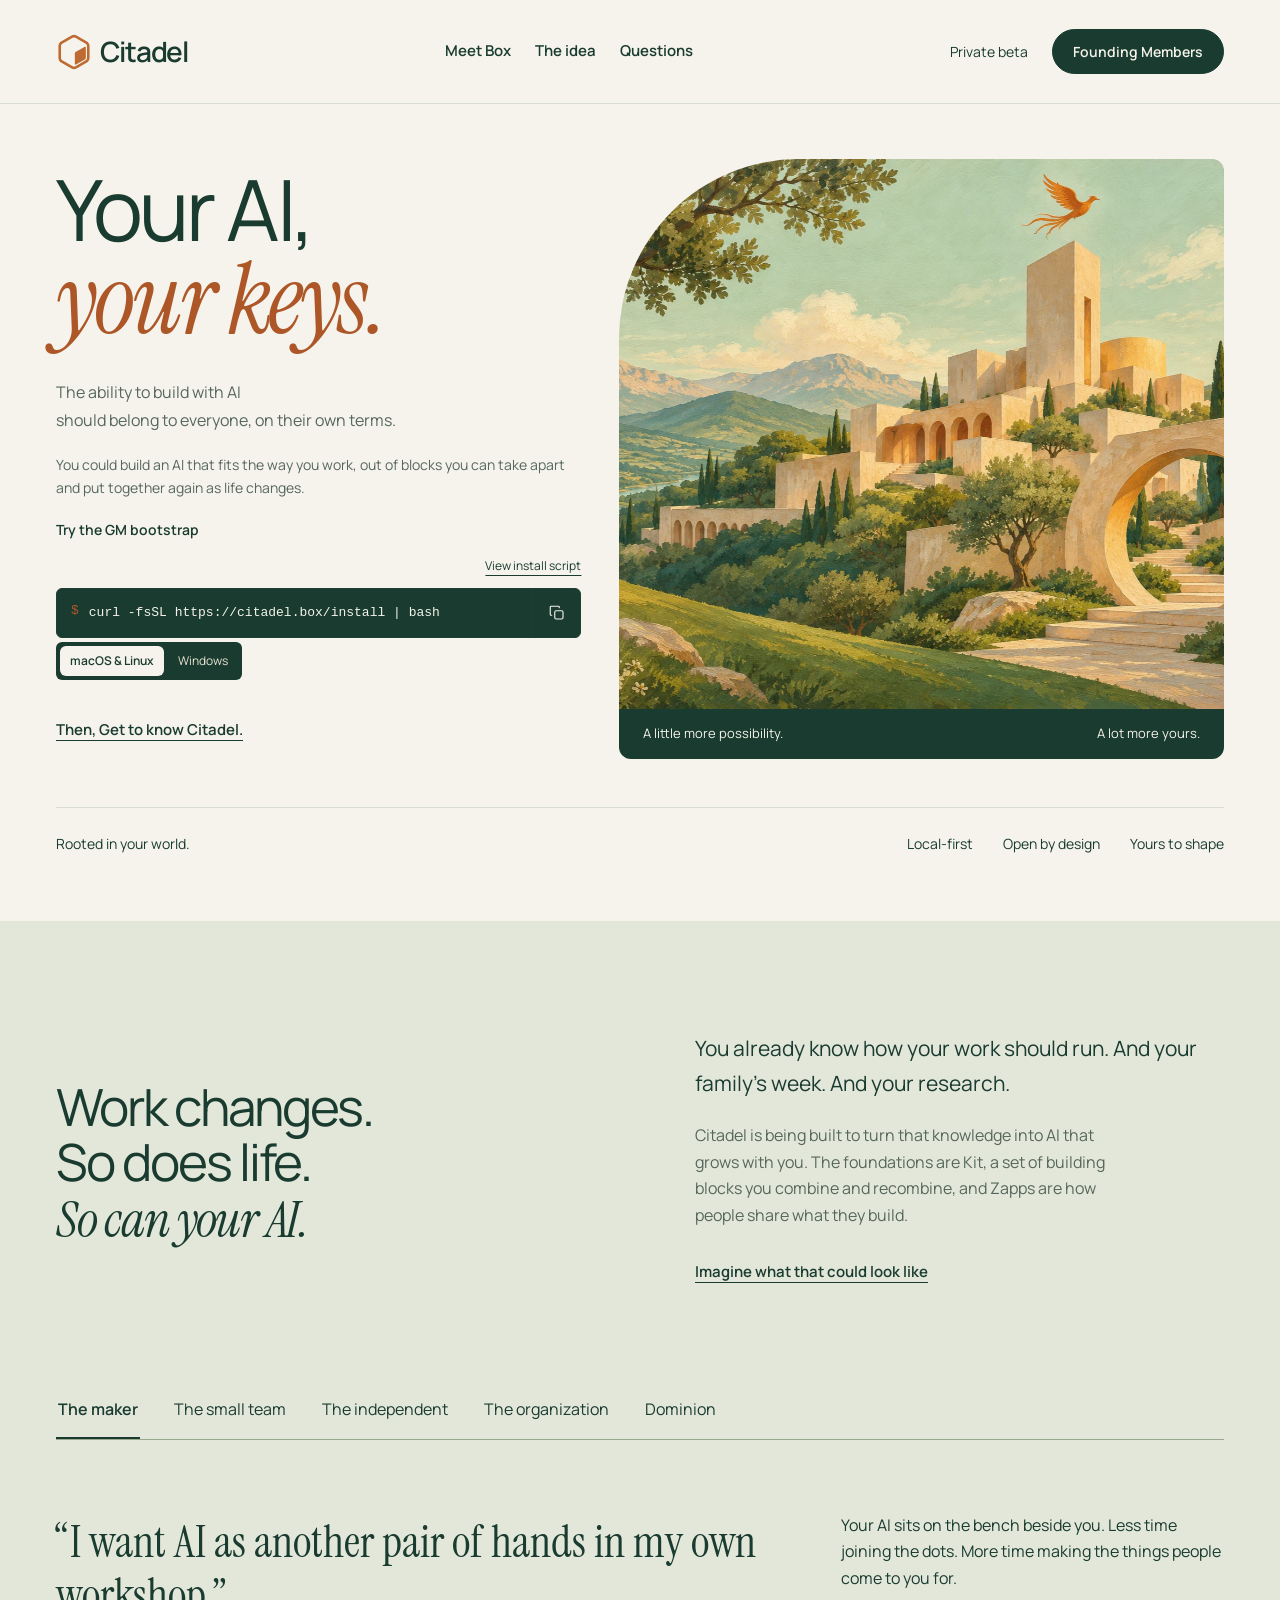
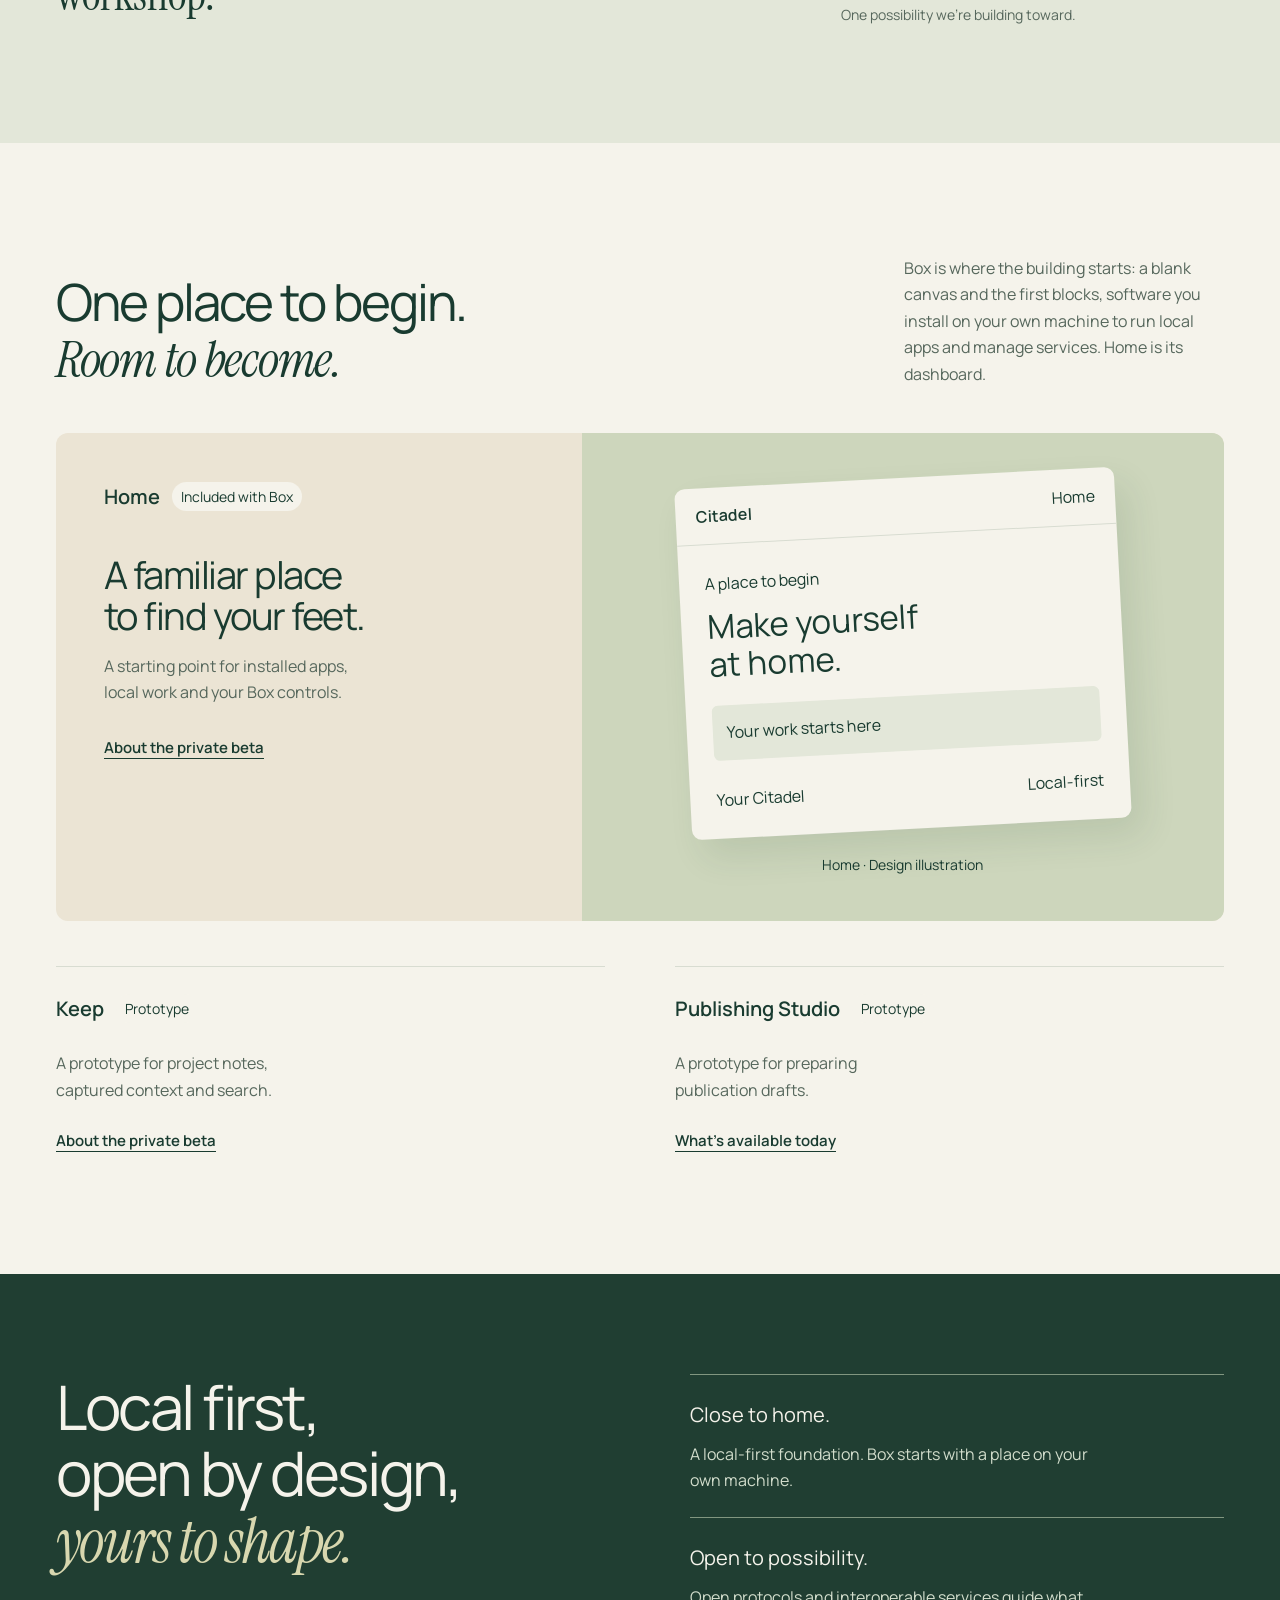
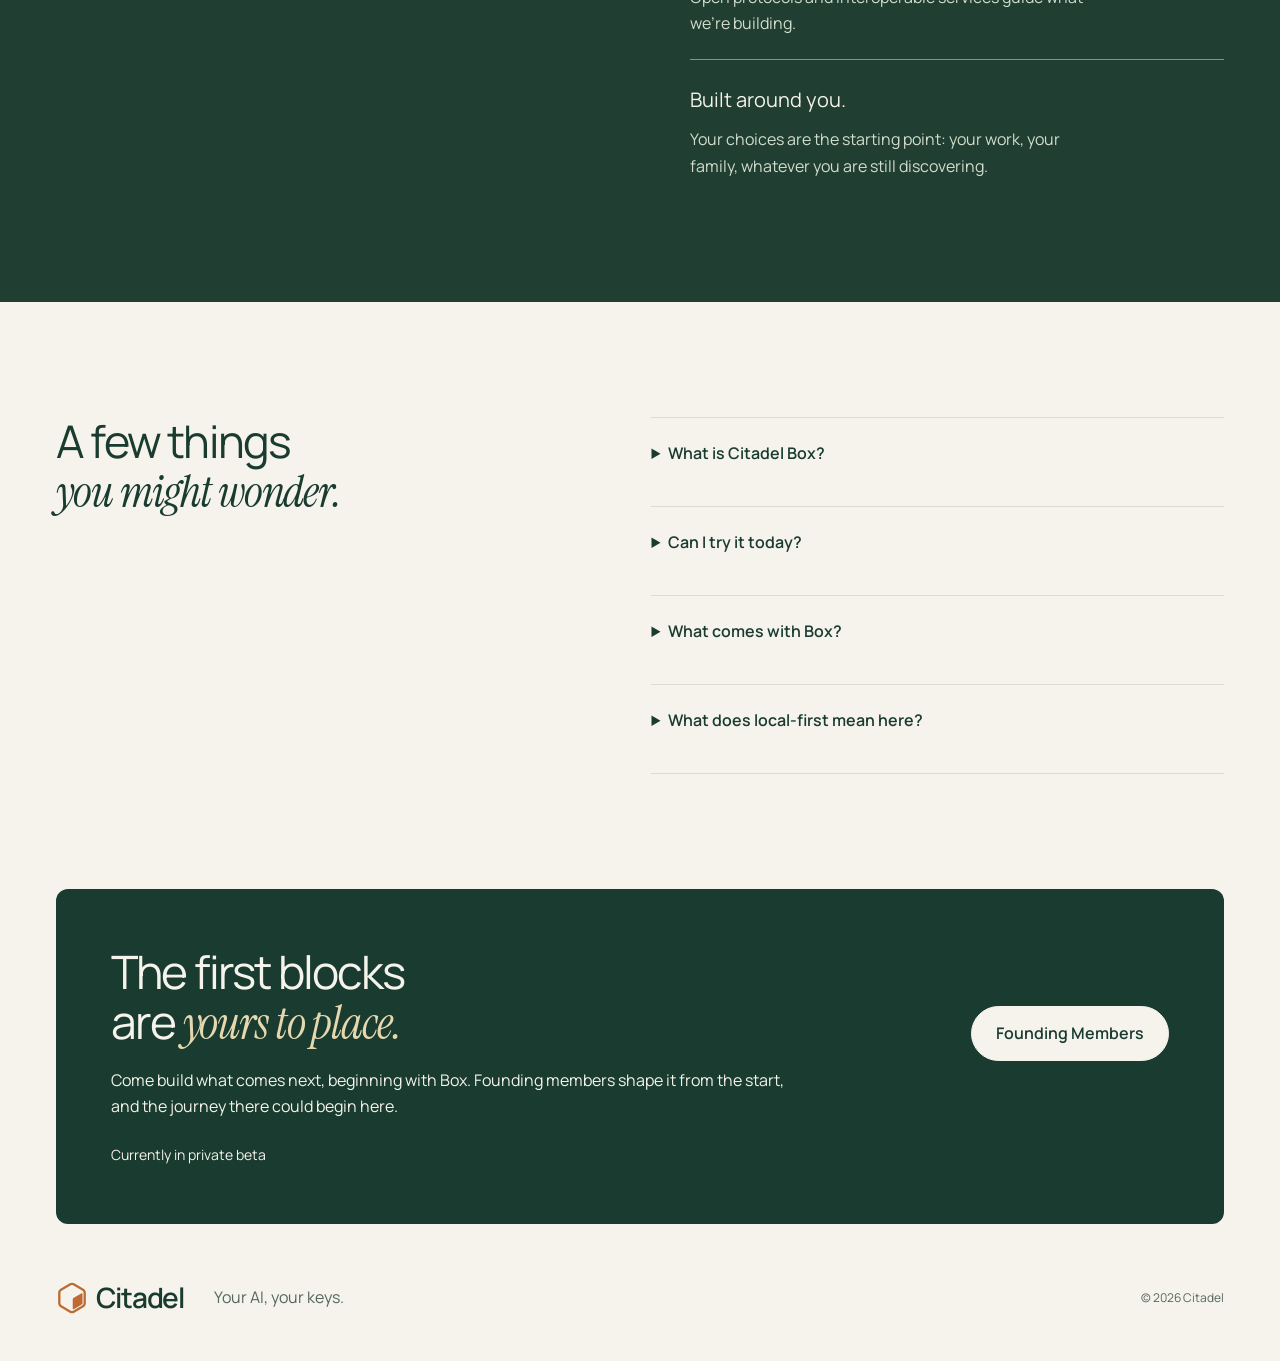
<file: index.html>
<!DOCTYPE html>
<html lang="en">
<head>
  <meta charset="utf-8">
  <meta name="viewport" content="width=device-width, initial-scale=1">
  <title>Citadel — Your AI, your keys.</title>
  <meta name="theme-color" content="#f5f3eb">
  <meta name="description" content="Your AI, your keys. Meet Citadel Box, currently in private beta.">
  <link rel="icon" href="/assets/mark.svg" type="image/svg+xml">
  <link rel="manifest" href="/manifest.webmanifest">
  <link rel="preload" href="/assets/manrope-regular.ttf" as="font" type="font/ttf" crossorigin>
  <link rel="stylesheet" href="/app.css">
</head>
<body>
  <a class="skip-link" href="#main">Skip to content</a>
  <header class="site-header">
    <a class="brand" href="/" aria-label="Citadel home"><img src="/assets/mark.svg" alt="" width="36" height="36"><span>Citadel</span></a>
    <nav class="desktop-nav" aria-label="Main navigation"><a href="#box">Meet Box</a><a href="#idea">The idea</a><a href="#questions">Questions</a></nav>
    <div class="nav-end"><span class="beta-status">Private beta</span><a class="button small" href="/portal/">Founding Members</a><button id="menu-toggle" class="menu-toggle" type="button" aria-expanded="false" aria-controls="mobile-nav">Menu</button></div>
    <nav id="mobile-nav" class="mobile-nav" aria-label="Mobile navigation" hidden><a href="#box">Meet Box</a><a href="#idea">The idea</a><a href="#questions">Questions</a><a href="/portal/">Founding Members</a></nav>
  </header>
  <main id="main" tabindex="-1">
    <section class="hero page-width" aria-labelledby="hero-title">
      <div class="hero-copy"><h1 id="hero-title">Your AI,<br><em>your keys.</em></h1><p>The ability to build with AI<br>should belong to everyone, on their own terms.</p><p class="hero-note">You could build an AI that fits the way you work, out of blocks you can take apart and put together again as life changes.</p><div class="bootstrap" aria-labelledby="bootstrap-heading"><h2 id="bootstrap-heading">Try the GM bootstrap</h2><p class="bootstrap-script"><a id="install-script" href="https://citadel.box/install">View install script</a></p><div id="bootstrap-command-panel" class="bootstrap-bar" role="tabpanel" aria-labelledby="bootstrap-os-unix"><span id="install-prompt" class="bootstrap-prompt" aria-hidden="true">$</span><pre class="bootstrap-command" tabindex="0"><code id="install-command">curl -fsSL https://citadel.box/install | bash</code></pre><button id="copy-install" type="button" aria-label="Copy the GM command" aria-describedby="copy-install-status"><svg viewBox="0 0 24 24" aria-hidden="true"><g class="copy-icon"><rect x="9" y="9" width="11" height="11" rx="2"/><path d="M5 15H4a1 1 0 0 1-1-1V4a1 1 0 0 1 1-1h10a1 1 0 0 1 1 1v1"/></g><path class="copy-check" d="m5 12 4 4L19 6"/></svg></button></div><div class="bootstrap-toolbar"><div class="bootstrap-platforms" role="tablist" aria-label="Install command platform"><button id="bootstrap-os-unix" type="button" role="tab" aria-selected="true" aria-controls="bootstrap-command-panel" tabindex="0">macOS &amp; Linux</button><button id="bootstrap-os-windows" type="button" role="tab" aria-selected="false" aria-controls="bootstrap-command-panel" aria-disabled="true" tabindex="-1" disabled title="Windows command is not configured in this preview">Windows</button></div></div><p id="copy-install-status" class="visually-hidden" role="status" aria-live="polite"></p></div><a class="text-link" href="#box">Then, Get to know Citadel.</a></div>
      <figure class="hero-art"><img src="/assets/citadel-landscape.webp" width="1536" height="1024" alt="A sunlit stone citadel in a green valley, with an open gateway and an amber phoenix overhead" fetchpriority="high"><figcaption><span>A little more possibility.</span><span>A lot more yours.</span></figcaption></figure>
    </section>
    <div class="ground-line page-width"><span>Rooted in your world.</span><div><span>Local-first</span><span>Open by design</span><span>Yours to shape</span></div></div>
    <section class="idea-section" id="idea" aria-labelledby="idea-title">
      <div class="page-width idea-intro"><h2 id="idea-title">Work changes.<br>So does life.<br><em>So can your AI.</em></h2><div><p class="large-copy">You already know how your work should run. And your family’s week. And your research.</p><p>Citadel is being built to turn that knowledge into AI that grows with you. The foundations are Kit, a set of building blocks you combine and recombine, and Zapps are how people share what they build.</p><a class="text-link" href="#possibilities">Imagine what that could look like</a></div></div>
      <div class="page-width scenario" id="possibilities">
        <div class="scenario-tabs" role="tablist" aria-label="Ways of working"><button type="button" role="tab" aria-selected="true" aria-controls="scenario-panel" id="tab-maker" data-scenario="maker" tabindex="0">The maker</button><button type="button" role="tab" aria-selected="false" aria-controls="scenario-panel" id="tab-team" data-scenario="team" tabindex="-1">The small team</button><button type="button" role="tab" aria-selected="false" aria-controls="scenario-panel" id="tab-independent" data-scenario="independent" tabindex="-1">The independent</button><button type="button" role="tab" aria-selected="false" aria-controls="scenario-panel" id="tab-organization" data-scenario="organization" tabindex="-1">The organization</button><button type="button" role="tab" aria-selected="false" aria-controls="scenario-panel" id="tab-dominion" data-scenario="dominion" tabindex="-1">Dominion</button></div>
        <div class="scenario-content" id="scenario-panel" role="tabpanel" aria-labelledby="tab-maker" tabindex="0"><blockquote id="scenario-quote">“I want AI as another pair of hands in my own workshop.”</blockquote><div class="scenario-description"><p id="scenario-text">Your AI sits on the bench beside you. Less time joining the dots. More time making the things people come to you for.</p><small>One possibility we’re building toward.</small></div></div>
      </div>
    </section>
    <section class="box-section page-width" id="box" aria-labelledby="box-title">
      <div class="section-heading"><h2 id="box-title">One place to begin.<br><em>Room to become.</em></h2><p>Box is where the building starts: a blank canvas and the first blocks, software you install on your own machine to run local apps and manage services. Home is its dashboard.</p></div>
      <article class="home-feature"><div class="home-copy"><div class="product-name"><h3>Home</h3><span>Included with Box</span></div><h4>A familiar place<br>to find your feet.</h4><p>A starting point for installed apps,<br>local work and your Box controls.</p><a class="text-link" href="#questions">About the private beta</a></div><div class="home-preview" role="img" aria-label="Home dashboard design illustration, not an active dashboard"><div class="preview-window" aria-hidden="true"><div class="window-header"><span class="mini-brand">Citadel</span><span>Home</span></div><div class="window-body"><span>A place to begin</span><h5>Make yourself<br>at home.</h5><div class="preview-search">Your work starts here</div><div class="preview-bottom"><span>Your Citadel</span><span>Local-first</span></div></div></div><span class="preview-caption">Home · Design illustration</span></div></article>
      <div class="future-products"><article><div class="product-name"><h3>Keep</h3><span>Prototype</span></div><p>A prototype for project notes,<br>captured context and search.</p><a class="text-link" href="#questions">About the private beta</a></article><article><div class="product-name"><h3>Publishing Studio</h3><span>Prototype</span></div><p>A prototype for preparing<br>publication drafts.</p><a class="text-link" href="#questions">What’s available today</a></article></div>
    </section>
    <section class="principles-section"><div class="page-width principles-layout"><h2>Local first,<br>open by design,<br><em>yours to shape.</em></h2><div class="principles"><article><h3>Close to home.</h3><p>A local-first foundation. Box starts with a place on your own machine.</p></article><article><h3>Open to possibility.</h3><p>Open protocols and interoperable services guide what we’re building.</p></article><article><h3>Built around you.</h3><p>Your choices are the starting point: your work, your family, whatever you are still discovering.</p></article></div></div></section>
    <section class="questions-section page-width" id="questions" aria-labelledby="questions-title"><h2 id="questions-title">A few things<br><em>you might wonder.</em></h2><div class="faq-list"><details><summary>What is Citadel Box?</summary><p>Box is the software you install and run on your own machine. Home is its dashboard.</p></details><details><summary>Can I try it today?</summary><p>Box is in an invite-only private beta. GitHub invitations are personal; Citadel does not manage the access list. Google access follows the approved domain. This command runs a GM bootstrap. It does not install Box, does not start sign-in, and does not access a private payload. The Box download stays protected.</p><a class="text-link" href="/portal/">Member portal</a></details><details><summary>What comes with Box?</summary><p>Home is bundled with Box. Keep and Publishing Studio are early prototypes: Keep is for project notes, captured context and search; Publishing Studio is for preparing publication drafts. They are not finished products.</p></details><details><summary>What does local-first mean here?</summary><p>Box starts on your own machine. Citadel is being built around open protocols and services that can work together, with the aim of giving you more choice about where your software runs.</p></details></div></section>
    <section class="closing-section page-width"><div><h2>The first blocks<br>are <em>yours to place.</em></h2><p>Come build what comes next, beginning with Box. Founding members shape it from the start, and the journey there could begin here.</p></div><a class="button light" href="/portal/">Founding Members</a><span class="closing-beta">Currently in private beta</span></section>
  </main>
  <footer class="site-footer page-width"><a class="brand" href="/" aria-label="Citadel home"><img src="/assets/mark.svg" alt="" width="32" height="32"><span>Citadel</span></a><p>Your AI, your keys.</p><span class="footer-copyright">© 2026 Citadel</span></footer>
  <script src="/app.js"></script>
</body>
</html>
</file>
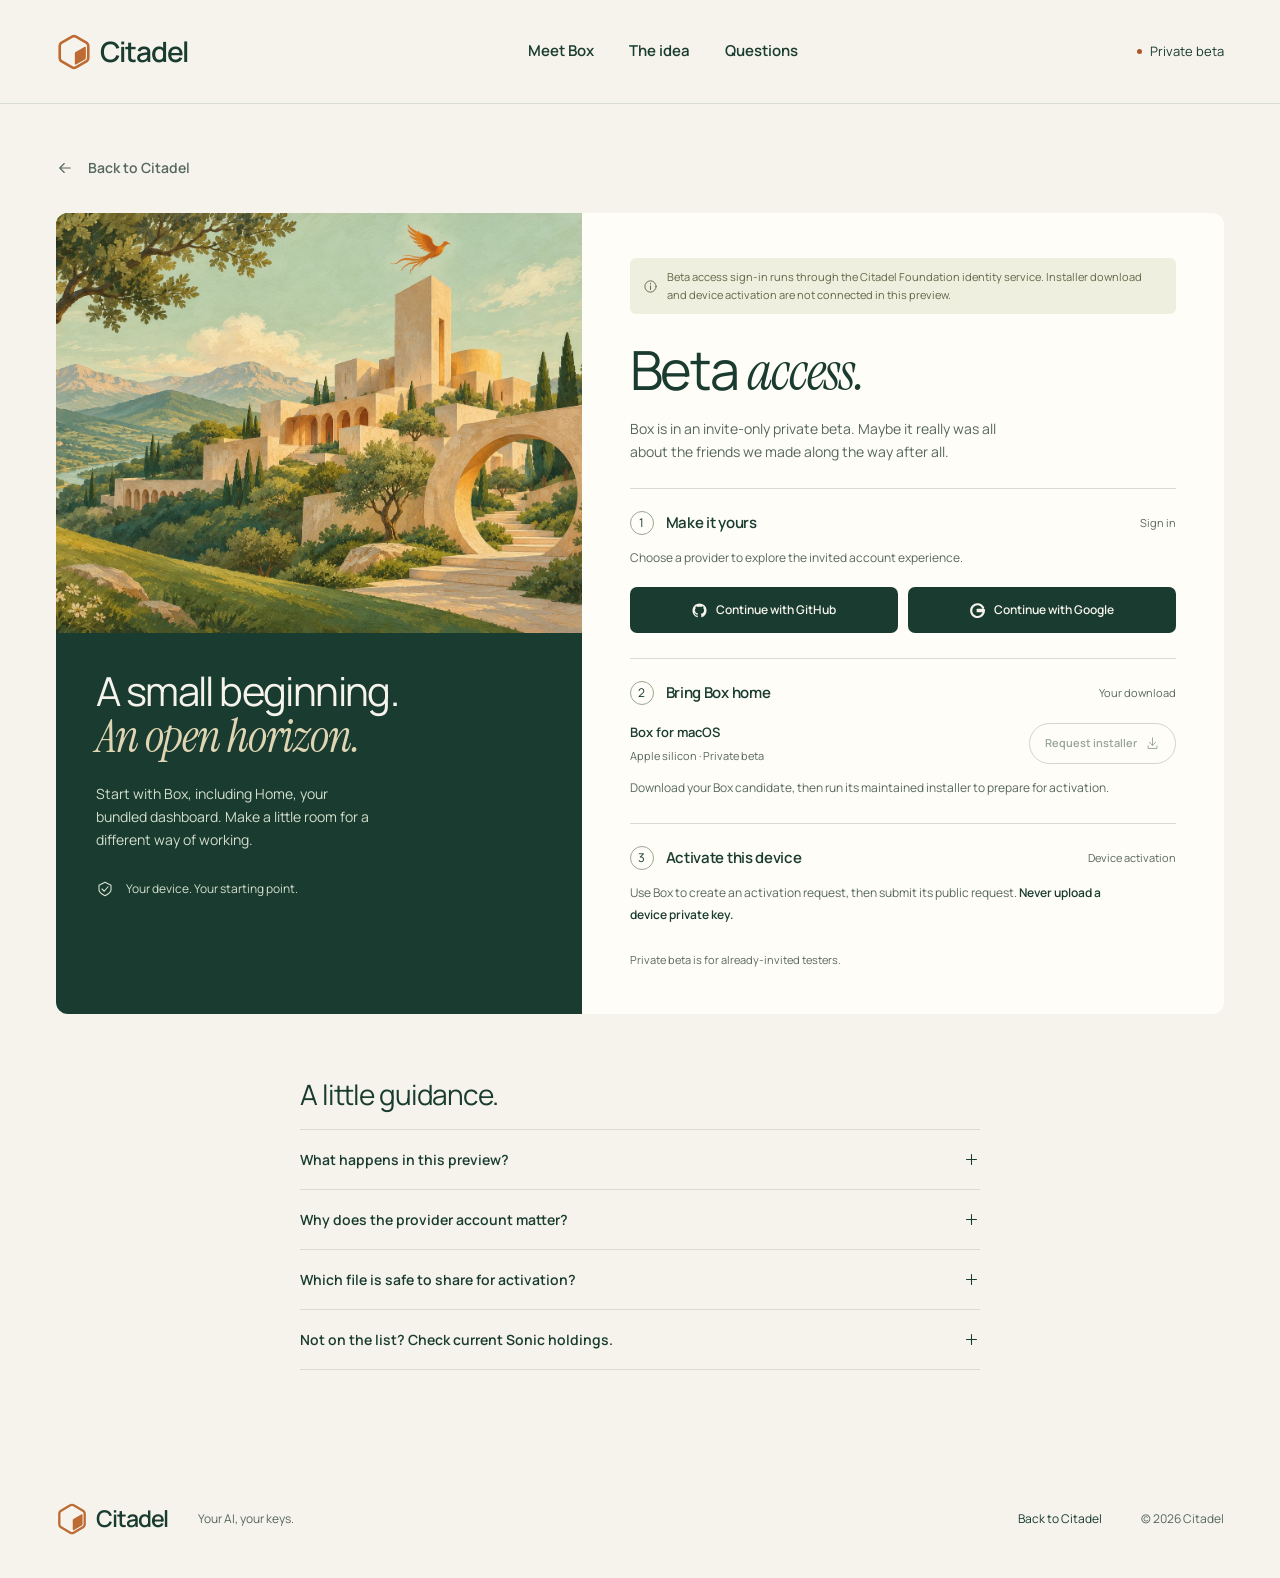
<file: portal/index.html>
<!DOCTYPE html>
<html lang="en" data-install-preview="true"><head><meta charset="utf-8"><meta name="viewport" content="width=device-width, initial-scale=1"><title>Install Box — Citadel</title><meta name="theme-color" content="#f5f3eb"><meta name="citadel-beta-api-origin" content="https://citadel.foundation"><link rel="icon" href="/assets/mark.svg" type="image/svg+xml"><link rel="manifest" href="/manifest.webmanifest"><link rel="stylesheet" href="/portal/portal.css"></head>
<body>
<a class="skip-link" href="#main">Skip to content</a>
<header class="site-header install-header"><a class="brand" href="/" aria-label="Citadel home"><img src="/assets/mark.svg" alt="" width="36" height="36"><span>Citadel</span></a><nav class="desktop-nav" aria-label="Main navigation"><a href="/#box">Meet Box</a><a href="/#idea">The idea</a><a href="/#questions">Questions</a></nav><div class="nav-end"><span class="beta-status"><span></span>Private beta</span><button id="menu-toggle" class="menu-toggle" aria-expanded="false" aria-controls="mobile-nav" aria-label="Open navigation"><span></span><span></span></button></div><nav id="mobile-nav" class="mobile-nav" aria-label="Mobile navigation" hidden><a href="/#box">Meet Box</a><a href="/#idea">The idea</a><a href="/#questions">Questions</a></nav></header>
<main id="main" tabindex="-1" class="install-page page-width"><a class="text-link back-link" href="/"><svg viewBox="0 0 24 24" aria-hidden="true"><path d="M5 12h14m-6-6 6 6-6 6"/></svg>Back to Citadel</a>
<div class="install-layout">
<aside class="install-visual"><img src="/assets/citadel-landscape.webp" width="1536" height="1024" alt="An open stone gateway leading into a sunlit citadel"><div class="install-visual-copy"><h2>A small beginning.<br><em>An open horizon.</em></h2><p>Start with Box, including Home, your bundled dashboard. Make a little room for a different way of working.</p><div class="install-visual-foot"><svg viewBox="0 0 24 24" aria-hidden="true"><path d="m12 3 8 4v6c0 4-8 8-8 8S4 17 4 13V7zM8 12l3 3 5-6"/></svg>Your device. Your starting point.</div></div></aside>
<section class="install-content" aria-labelledby="install-title">
<div id="public-content" class="preview-notice"><svg viewBox="0 0 24 24" aria-hidden="true"><circle cx="12" cy="12" r="9"/><path d="M12 11v6m0-10v1"/></svg>Beta access sign-in runs through the Citadel Foundation identity service. Installer download and device activation are not connected in this preview.</div><h1 id="install-title">Beta <em>access.</em></h1><p class="install-intro">Box is in an invite-only private beta. Maybe it really was all about the friends we made along the way after all.</p>
<section id="member-access" class="install-step" aria-labelledby="member-access-heading"><div class="step-heading"><span class="step-number">1</span><h2 id="member-access-heading">Make it yours</h2><span id="beta-access-state" class="step-state">Sign in</span></div><p class="step-copy">Choose a provider to explore the invited account experience.</p>
<div class="provider-buttons" id="provider-buttons"><button class="provider-button" id="github-start" type="button" data-provider="GitHub" disabled><svg viewBox="0 0 24 24" aria-hidden="true"><path fill="currentColor" stroke="none" d="M12 2a10 10 0 0 0-3.16 19.49c.5.09.68-.22.68-.48v-1.86c-2.78.6-3.37-1.18-3.37-1.18-.46-1.16-1.11-1.47-1.11-1.47-.91-.62.07-.61.07-.61 1 .07 1.53 1.03 1.53 1.03.89 1.52 2.34 1.08 2.91.83.09-.65.35-1.09.64-1.34-2.22-.25-4.55-1.11-4.55-4.94 0-1.09.39-1.99 1.03-2.69-.1-.25-.45-1.27.1-2.65 0 0 .84-.27 2.75 1.02A9.6 9.6 0 0 1 12 6.82c.85 0 1.7.11 2.5.34 1.91-1.29 2.75-1.02 2.75-1.02.55 1.38.2 2.4.1 2.65.64.7 1.03 1.6 1.03 2.69 0 3.84-2.34 4.69-4.57 4.94.36.31.68.92.68 1.85v2.74c0 .27.18.58.69.48A10 10 0 0 0 12 2Z"/></svg>Continue with GitHub</button><button class="provider-button" id="google-start" type="button" data-provider="Google" disabled><svg viewBox="0 0 24 24" aria-hidden="true"><path stroke-width="3" d="M20 8a9 9 0 1 0 1 5h-9m9 0v-2h-9"/></svg>Continue with Google</button></div>
<p id="beta-access-status" class="step-copy" role="status" aria-live="polite" hidden></p>
<p id="beta-access-device" class="step-copy" hidden>Open <a id="beta-access-link" target="_blank" rel="noopener noreferrer">GitHub device sign-in</a> and enter <strong id="beta-access-code"></strong>.</p>
<div id="beta-access-actions" class="activation-actions" hidden><button id="beta-access-check" class="outline-button" type="button" hidden>Check sign-in status</button><button id="beta-access-signout" class="outline-button" type="button" hidden>Sign out</button></div>
</section>
<section class="install-step" aria-labelledby="box-download-heading"><div class="step-heading"><span class="step-number">2</span><h2 id="box-download-heading">Bring Box home</h2><span class="step-state">Your download</span></div><div class="download-row"><div class="platform-label">Box for macOS<span>Apple silicon · Private beta</span></div><button class="outline-button" id="access-request-installer" type="button" disabled>Request installer<svg viewBox="0 0 24 24" aria-hidden="true"><path d="M12 3v12m-5-5 5 5 5-5M5 16v4h14v-4"/></svg></button></div><p class="step-copy">Download your Box candidate, then run its maintained installer to prepare for activation.</p></section>
<section class="install-step" aria-labelledby="installer-request-heading"><div class="step-heading"><span class="step-number">3</span><h2 id="installer-request-heading">Activate this device</h2><span class="step-state">Device activation</span></div><p class="step-copy">Use Box to create an activation request, then submit its public request. <strong>Never upload a device private key.</strong></p></section>
<section id="member-page" aria-labelledby="member-heading" hidden>
<h1 id="member-heading" tabindex="-1">Your beta page</h1><p id="member-account"></p><h2 id="member-updates-heading">Feature updates</h2><p>These updates describe the current portal. Installer availability and the license needed to run Box are checked separately.</p>
<ul class="member-updates" aria-labelledby="member-updates-heading"><li><h3>Check your invitation</h3><p>The member page opens after GitHub sign-in and a successful current beta-access check.</p></li><li><h3>Continue a pending sign-in</h3><p>Return to this page in the same browser tab and use Check GitHub sign-in to continue a pending sign-in.</p></li><li><h3>Stop future downloads</h3><p>Signing out closes this portal session. Future installer requests need sign-in again. Existing runtime licenses are unchanged.</p></li></ul>
<p><a href="#operator-tools">Installer request and device tools</a></p><h2>About this beta</h2><p id="member-information"></p><h2>Taking part</h2><p>Invitations are personal and offered at our discretion. Use the beta on your own devices; there is no arbitrary device cap. An invitation does not give you permission to resell or redistribute the beta.</p><h2>What this portal records</h2><p>Citadel's product direction is edge-first, with the aim of keeping personal data minimal. The current portal records are described below.</p><p>The portal uses your numeric GitHub account ID to check your invitation. Sign-in records include that ID and sign-in times.</p><p>This browser tab remembers a pending GitHub sign-in so you can return to it.</p><p>The admission journal records your numeric ID, the admission decision and its time, and the roster version used. Signing out does not delete that journal.</p>
</section>
<div class="install-footer-note"><span>Private beta is for already-invited testers.</span></div></section></div>
<section class="install-faq" aria-labelledby="guidance-heading"><h2 id="guidance-heading">A little guidance.</h2><div class="faq-list"><details><summary>What happens in this preview?<svg viewBox="0 0 24 24" aria-hidden="true"><path d="M5 12h14m-7-7v14"/></svg></summary><p>This preview checks beta access through the Citadel Foundation identity service. No installer is downloaded, and no files or device keys are sent anywhere.</p></details><details><summary>Why does the provider account matter?<svg viewBox="0 0 24 24" aria-hidden="true"><path d="M5 12h14m-7-7v14"/></svg></summary><p>In the proposed install journey, the provider account used to check private beta eligibility stays the account used for Box activation.</p></details><details><summary>Which file is safe to share for activation?<svg viewBox="0 0 24 24" aria-hidden="true"><path d="M5 12h14m-7-7v14"/></svg></summary><p>The public activation request created by Box. A device private key must remain on the device and should never be uploaded.</p></details><details><summary>Not on the list? Check current Sonic holdings.<svg viewBox="0 0 24 24" aria-hidden="true"><path d="M5 12h14m-7-7v14"/></svg></summary><p class="step-copy" style="margin-top:12px">If you are not on the beta list, this wallet check shows whether current Sonic holdings meet the Kit policy bar — 10,000,000 BZ or 20,000 owned veEQUAL. It is an informational guide only: it does not prove the policy's seven-day continuous holding, it excludes received delegation, and it does not grant access.</p><div class="download-row" style="margin-top:14px"><input id="holdings-address" aria-label="Sonic wallet address" placeholder="0x…" spellcheck="false" autocomplete="off" style="width:100%;max-width:380px;padding:10px 15px;border:1px solid #9aa88f;border-radius:22px;font:inherit;font-size:11px"><button class="outline-button" id="holdings-check" type="button">Check current holdings</button></div><p id="holdings-status" class="step-copy" role="status" aria-live="polite" hidden></p><p class="step-copy">Unlisted holders can ask the Equalizer or Beanie Zombie team about manual GitHub linkage. Citadel does not manage the access list.</p></details></div></section>
<details id="operator-tools" class="operator-tools" hidden><summary>Advanced: installer requests and device tools</summary><p>Retained integration controls are disabled in this visual preview.</p><fieldset disabled><legend>Integration controls — not connected in the preview</legend><div class="row"><button id="github-poll" type="button" hidden>Check GitHub sign-in</button><button id="member-refresh" type="button" hidden>Try member access again</button><button id="github-signout" type="button" hidden>Sign out of this portal</button></div><p id="github-status" class="status" role="status"></p><p id="member-status" class="status" role="status"></p><p id="google-member-note">Provider buttons use the Citadel Foundation identity service. Installer and device controls stay disconnected in this preview.</p><p>Use these controls only for an existing private installer or device request. Without the trusted private delivery service, no installer can be provided. This page does not issue runtime licenses.</p>
<section id="install" aria-labelledby="download-heading"><h2 id="download-heading">Installer request</h2><p>The server checks your signed-in account, beta access and the installer’s signed identity before a download. This local preview is not connected to that service.</p><button id="request-installer" type="button">Request installer</button><p id="download-status" class="status" role="status"></p></section>
<section aria-labelledby="device-tools-heading"><h2 id="device-tools-heading">Device request tools</h2><label id="github-activation-request-label" for="github-activation-request-body">Activation request</label><textarea id="github-activation-request-body" rows="5" spellcheck="false" autocomplete="off"></textarea><div class="row"><button id="github-activation-request" type="button">Request activation</button><button id="github-exchange-start" type="button">Start device exchange</button></div><p id="github-activation-status" class="status" role="status"></p><label for="github-exchange-signature">Device signature</label><input id="github-exchange-signature" type="text" spellcheck="false" autocomplete="off"><div class="row"><button id="github-exchange-proof" type="button">Submit device signature</button><button id="github-exchange-refresh" type="button">Refresh device exchange</button><button id="github-exchange-cancel" type="button">Cancel device exchange</button></div><p id="github-exchange-status" class="status" role="status"></p></section>
<details class="wallet-details"><summary>Optional wallet enrollment and issuer information</summary>
<section aria-labelledby="enroll-heading"><h2 id="enroll-heading">Enrollment</h2><p>This step records whether you choose to take part. Read the statement below before you use Record consent or Withdraw consent.</p><p id="statement">You choose the Citadel private beta program and the Sonic 146 opted-in issuer profile. No issuer is connected in this local portal, so authority stays pending until a live chain, contract, and code identity is proven. A wallet signature proves account control only. It does not send a transaction, approve a token, move funds, or attest holdings. Holdings qualification needs seven continuous days on Sonic 146 at 10,000,000 BZ or 20,000 effective veEQUAL, reconstructed from two finalized providers. A balance or a signature is not enough. The installer request is a separate check: checksums alone do not authenticate it. You can withdraw this consent. Private-beta leases end Thursday 00:00 UTC. This portal does not issue a lease.</p><dl id="policy"><dt>Chain</dt><dd>Sonic 146</dd><dt>BZ</dt><dd>10,000,000 whole tokens, 18 decimals, contract 0xc48c34fcB7328c443e735F3E7Ac393c703b192aD</dd><dt>veEQUAL</dt><dd>20,000 effective voting power, 18 decimals, contract 0x3045119766352fF250b3d45312Bd0973CBF7235a</dd><dt>Epoch deadline</dt><dd id="epoch">Thursday 00:00 UTC</dd></dl><form id="enroll-form"><div class="field"><label for="program">Program</label><select id="program" name="program"><option value="">Choose a program</option><option value="citadel-private-beta">Citadel private beta</option></select></div><div class="field"><label for="profile">Issuer profile</label><select id="profile" name="profile"><option value="">Choose an issuer profile</option><option value="sonic-146-opt-in-issuer">Sonic 146 opted-in issuer</option></select></div><div class="field"><label for="account">Wallet address</label><input id="account" name="account" autocomplete="off" spellcheck="false" inputmode="text" placeholder="0x" required></div><label class="check" for="consent"><input id="consent" name="consent" type="checkbox"><span>I explicitly choose this program and issuer profile.</span></label><div class="row"><button class="primary" id="enroll" type="submit">Record consent</button><button id="withdraw" type="button">Withdraw consent</button></div></form><p id="enrollment-status" class="status" role="status"></p></section>
<section aria-labelledby="wallet-heading"><h2 id="wallet-heading">Show this wallet address is yours</h2><p>Sign in to show that you control the wallet address you enrolled. A signature does that. It is not a transaction, a token approval, or a holdings proof. An ordinary account signs with that address. A deployed contract wallet needs a separate check, and sign-in stays closed when that check cannot be completed. If a wallet type is not accepted, the status says so.</p><div class="field"><label for="wallet-kind">Wallet type</label><select id="wallet-kind"><option value="eoa">Ordinary account</option><option value="contract">Deployed contract wallet</option><option value="counterfactual">Counterfactual wallet, not deployed yet</option></select></div><div class="row"><button class="primary" id="sign-in" type="button">Sign in</button><button id="reject-sign" type="button">Reject signature</button></div><pre id="challenge" tabindex="0"></pre><p id="wallet-status" class="status" role="status"></p></section>
<section aria-labelledby="qualification-heading"><h2 id="qualification-heading">Holdings eligibility</h2><p>Two finalized Sonic histories have to agree before holdings can qualify. A current balance or a wallet signature is not enough. This page cannot read the chain. A line that says the supplied history meets the policy is using that supplied history, and this page has not read the chain.</p><p id="qualification-status" class="status" role="status">Sign in before holdings eligibility can be requested.</p></section>
<section aria-labelledby="authority-heading"><h2 id="authority-heading">The issuer choice</h2><p>This choice is separate from enrollment, and it is yours: leave it unset, opt in, or decline. It does not change your enrollment choice. Opting in asks for a live chain, a contract, and a code identity. Until a live issuer is connected, the status stays pending. Record consent and sign in before you request the installer.</p><div class="row"><button class="primary" id="opt-in" type="button">Opt in</button><button id="refuse-authority" type="button">Decline issuer opt-in</button></div><p id="authority-status" class="status" role="status"></p><p id="entitlement-status" class="status" role="status"></p></section>
</details></fieldset></details>
</main><footer class="site-footer page-width"><a class="brand" href="/" aria-label="Citadel home"><img src="/assets/mark.svg" alt="" width="32" height="32"><span>Citadel</span></a><p>Your AI, your keys.</p><div><a href="/">Back to Citadel</a><span>© 2026 Citadel</span></div></footer><noscript>Member actions need JavaScript and a connected identity service. Nothing has been verified or recorded by this page.</noscript><script src="/app.js"></script><script type="module" src="/portal/access.js"></script><script type="module" src="/portal/holdings.js"></script>
</body></html>
</file>
<file: app.css>
@font-face { font-family: Manrope; src: url('/assets/manrope-regular.ttf') format('truetype'); font-weight: 400 500; font-display: swap; }
@font-face { font-family: Manrope; src: url('/assets/manrope-semibold.ttf') format('truetype'); font-weight: 600 800; font-display: swap; }
@font-face { font-family: 'Instrument Serif'; src: url('/assets/instrument-serif.ttf') format('truetype'); font-weight: 400; font-display: swap; }
@font-face { font-family: 'Instrument Serif'; src: url('/assets/instrument-serif-italic.ttf') format('truetype'); font-style: italic; font-weight: 400; font-display: swap; }
:root { --paper: #f5f3eb; --ink: #193b30; --muted: #56675c; --line: #d8dcd1; --orange: #ad5728; --green: #203e32; --sage: #e3e7d9; --sand: #ebe4d4; --white: #fffdf7; --focus: #ad5728; }
*, *::before, *::after { box-sizing: border-box; }
[hidden] { display: none !important; }
html { scroll-behavior: smooth; scroll-padding-top: 24px; }
body { margin: 0; background: var(--paper); color: var(--ink); font: 400 16px/1.65 Manrope, sans-serif; -webkit-font-smoothing: antialiased; }
::selection { background: #dacfa9; color: var(--ink); }
main { overflow-wrap: anywhere; }
a { color: inherit; text-underline-offset: 5px; }
button, input, select, textarea { font: inherit; color: inherit; }
button, a { -webkit-tap-highlight-color: transparent; }
button { cursor: pointer; }
button:disabled { cursor: default; opacity: .55; }
a:focus-visible, button:focus-visible, input:focus-visible, select:focus-visible, textarea:focus-visible, summary:focus-visible, [tabindex]:focus-visible { outline: 2px solid var(--focus); outline-offset: 5px; }
img { display: block; max-width: 100%; }
h1, h2, h3, h4, h5, p, figure, blockquote { margin: 0; }
h1, h2, h3, h4, h5 { font-weight: 400; }
h1, h2, h4 { line-height: 1.08; letter-spacing: -.04em; text-wrap: balance; }
em { font-family: 'Instrument Serif', serif; font-weight: 400; letter-spacing: -.025em; }
p { max-width: 70ch; }
.page-width { width: calc(100% - 112px); max-width: 1328px; margin-inline: auto; }
.skip-link { position: fixed; left: 20px; top: -80px; background: var(--ink); color: var(--paper); padding: 12px 20px; z-index: 100; }
.skip-link:focus { top: 15px; }
.site-header { min-height: 104px; max-width: 1440px; margin: auto; padding: 20px 56px; display: flex; align-items: center; justify-content: space-between; gap: 24px; position: relative; border-bottom: 1px solid var(--line); }
.brand { display: inline-flex; align-items: center; gap: 8px; font-size: 28px; font-weight: 600; letter-spacing: -.04em; text-decoration: none; white-space: nowrap; }
.desktop-nav { display: flex; gap: 24px; font-size: 15px; font-weight: 600; }
.desktop-nav a, .site-footer a, .mobile-nav a { text-decoration: none; }
.desktop-nav a:hover, .site-footer a:hover { color: var(--orange); }
.nav-end { display: flex; align-items: center; gap: 24px; }
.beta-status { font-size: 14px; white-space: nowrap; }
.button, button.primary { display: inline-flex; align-items: center; justify-content: center; gap: 24px; min-height: 55px; background: var(--ink); color: var(--paper); border: 1px solid var(--ink); border-radius: 30px; padding: 15px 24px; font-size: 16px; font-weight: 600; line-height: 1.4; text-decoration: none; transition: background .2s; }
.button:hover, button.primary:hover { background: #315340; }
.button.small { min-height: 44px; padding: 12px 20px; font-size: 14px; }
.button.light { background: var(--paper); color: var(--ink); border-color: var(--paper); }
.text-link { display: inline-flex; align-items: center; font-size: 15px; font-weight: 600; padding-block: 10px; }
.menu-toggle { display: none; }
.mobile-nav { position: absolute; z-index: 20; top: 100%; left: 0; right: 0; padding: 20px; background: var(--paper); border-bottom: 1px solid var(--ink); }
.mobile-nav a { display: block; padding: 12px 0; font-size: 17px; }
.hero { display: grid; grid-template-columns: .93fr 1.07fr; gap: 38px; padding-block: 55px 48px; align-items: center; }
.hero h1 { font-size: clamp(62px, 6.6vw, 96px); line-height: 1.04; }
.hero h1 em { font-size: 1.17em; color: var(--orange); line-height: .96; }
.hero-copy { min-width: 0; }
.hero-copy > p:not(.hero-note) { font-size: 16px; line-height: 1.8; margin-top: 30px; color: var(--muted); }
.hero-actions { display: flex; flex-wrap: wrap; justify-content: space-between; gap: 12px; align-items: center; margin-top: 32px; }
.hero-note { font-size: 14px; color: var(--muted); margin-top: 18px; }
.bootstrap { margin: 20px 0 28px; }
.bootstrap h2 { font-size: 14px; line-height: 1.5; letter-spacing: 0; font-weight: 600; margin-bottom: 8px; }
.visually-hidden { position: absolute; width: 1px; height: 1px; padding: 0; margin: -1px; overflow: hidden; clip-path: inset(50%); white-space: nowrap; border: 0; }
.bootstrap-bar { display: flex; align-items: stretch; min-width: 0; border: 1px solid var(--green); border-radius: 6px; background: var(--ink); }
.bootstrap-prompt { align-self: flex-start; padding: 12px 0 0 14px; color: var(--orange); font: 13px/1.6 ui-monospace, monospace; }
.bootstrap-command { flex: 1; min-width: 0; align-self: center; margin: 0; padding: 12px 10px; color: var(--paper); font-size: 13px; line-height: 1.6; white-space: pre-wrap; overflow-wrap: anywhere; user-select: all; }
.bootstrap-bar > button { position: relative; display: grid; place-items: center; flex: 0 0 48px; min-height: 48px; padding: 12px; border: 0; border-left: 1px solid var(--green); border-radius: 0 6px 6px 0; background: transparent; color: var(--paper); }
.bootstrap-bar > button svg { width: 18px; height: 18px; fill: none; stroke: currentColor; stroke-width: 1.5; stroke-linecap: round; stroke-linejoin: round; }
.bootstrap-bar > button:not(.primary):hover:not(:disabled) { background: var(--green); }
.copy-check { display: none; }
#copy-install[data-copy-state="copied"] .copy-icon { display: none; }
#copy-install[data-copy-state="copied"] .copy-check { display: block; }
#copy-install[data-feedback]::after { content: attr(data-feedback); position: absolute; z-index: 2; right: 0; top: calc(100% + 6px); padding: 5px 9px; border-radius: 4px; background: var(--ink); color: var(--paper); font-size: 12px; line-height: 1.5; white-space: nowrap; pointer-events: none; }
.bootstrap .hero-actions { justify-content: space-between; gap: 12px; margin-top: 32px; }
.hero-actions .button { min-height: 48px; padding: 12px 18px; font-size: 14px; }
.hero-actions .text-link { font-size: 13px; }
.bootstrap-toolbar { display: flex; justify-content: space-between; align-items: center; flex-wrap: wrap; gap: 4px 12px; margin-top: 4px; }
.bootstrap-platforms { display: flex; gap: 4px; background: var(--ink); border-radius: 6px; padding: 4px; }
.bootstrap-platforms button { min-height: 30px; padding: 4px 10px; border: 0; border-radius: 6px; background: transparent; font-size: 12px; color: var(--sand); }
.bootstrap-platforms button[aria-selected="true"] { background: var(--paper); color: var(--ink); font-weight: 600; }
.bootstrap-platforms button:disabled { opacity: 1; }
.bootstrap-platforms button:not(.primary):hover:not(:disabled) { background: var(--green); }
.bootstrap-platforms button[aria-selected="true"]:not(.primary):hover:not(:disabled) { background: var(--paper); }
.bootstrap-script { margin: 0 0 4px auto; font-size: 12px; text-align: right; }
.bootstrap-script a { display: inline-flex; align-items: center; min-height: 36px; }
.hero-art { height: 600px; background: var(--sage); overflow: hidden; border-radius: 180px 12px 12px 12px; }
.hero-art > img { width: 100%; height: calc(100% - 50px); object-fit: cover; object-position: 64% center; animation: landscape-enter 1.6s cubic-bezier(.16,1,.3,1) both; }
.hero-art figcaption { min-height: 50px; display: flex; justify-content: space-between; align-items: center; gap: 12px; padding: 12px 24px; background: var(--ink); color: var(--paper); font-size: 13px; }
.ground-line { padding-block: 24px; display: flex; justify-content: space-between; gap: 20px; border-top: 1px solid var(--line); font-size: 14px; }
.ground-line > div { display: flex; flex-wrap: wrap; gap: 30px; }
.idea-section { background: var(--sage); padding: 110px 0 80px; margin-top: 42px; }
.idea-intro { display: grid; grid-template-columns: 1fr 1fr; gap: 110px; align-items: center; }
.idea-intro h2, .section-heading h2 { font-size: clamp(38px, 4vw, 58px); }
.idea-intro .large-copy { font-size: 21px; margin-bottom: 22px; }
.idea-intro p:not(.large-copy) { color: var(--muted); max-width: 43ch; }
.idea-intro .text-link { margin-top: 22px; }
.scenario { margin-top: 86px; }
.scenario-tabs { display: flex; flex-wrap: wrap; gap: 32px; border-bottom: 1px solid #9aa88f; }
.scenario-tabs button { border: 0; border-bottom: 2px solid transparent; border-radius: 0; padding: 15px 2px; background: transparent; min-height: 48px; }
.scenario-tabs button[aria-selected=true] { border-bottom-color: var(--ink); font-weight: 600; }
.scenario-content { display: grid; grid-template-columns: 1.3fr .7fr; gap: 75px; padding: 45px 0 10px; min-height: 223px; align-items: center; }
.scenario-content blockquote { font-family: 'Instrument Serif', serif; font-size: clamp(31px, 3.5vw, 49px); line-height: 1.18; }
.scenario-description small { display: block; color: var(--muted); font-size: 14px; margin-top: 12px; }
.box-section { padding-block: 112px 110px; }
.section-heading { display: flex; justify-content: space-between; align-items: end; gap: 64px; margin-bottom: 46px; }
.section-heading > p { color: var(--muted); max-width: 32ch; }
.home-feature { display: grid; grid-template-columns: .9fr 1.1fr; background: var(--sand); border-radius: 12px; overflow: hidden; min-height: 410px; }
.home-copy { padding: 47px 48px; }
.product-name { display: flex; align-items: center; flex-wrap: wrap; gap: 12px; }
.product-name h3 { font-size: 20px; font-weight: 600; }
.product-name > span { font-size: 14px; padding: 3px 9px; border-radius: 20px; background: var(--paper); }
.home-copy h4 { font-size: 38px; margin-top: 41px; }
.home-copy p { color: var(--muted); max-width: 31ch; margin-top: 17px; }
.home-copy .text-link { margin-top: 20px; }
.home-preview { display: flex; align-items: center; justify-content: center; flex-direction: column; padding: 45px 30px; background: #cdd6bc; }
.preview-window { width: 100%; max-width: 440px; border-radius: 10px; background: var(--paper); box-shadow: 12px 18px 35px #25452e1c; overflow: hidden; transform: rotate(-3deg); }
.window-header { display: flex; justify-content: space-between; padding: 15px 20px; border-bottom: 1px solid var(--line); }
.mini-brand { font-weight: 600; }
.window-body { padding: 26px; }
.window-body h5 { font-size: 33px; line-height: 1.16; margin: 10px 0 22px; }
.preview-search { background: var(--sage); padding: 14px; border-radius: 6px; }
.preview-bottom { display: flex; justify-content: space-between; gap: 12px; margin-top: 26px; }
.preview-caption { font-size: 14px; margin-top: 24px; }
.future-products { display: grid; grid-template-columns: 1fr 1fr; gap: 70px; padding-top: 45px; }
.future-products article { border-top: 1px solid var(--line); padding-top: 25px; }
.future-products p { color: var(--muted); margin-top: 25px; }
.future-products .text-link { margin-top: 16px; }
.principles-section { background: var(--green); color: var(--paper); padding: 100px 0; }
.principles-layout { display: grid; grid-template-columns: 1fr 1fr; gap: 100px; }
.principles-layout > h2 { font-size: clamp(44px, 4.8vw, 69px); }
.principles-layout > h2 em { color: #d8d7af; }
.principles article { padding: 23px 0; border-top: 1px solid #819680; }
.principles h3 { font-size: 20px; margin-bottom: 10px; }
.principles p { color: #d2ddcc; max-width: 41ch; }
.questions-section { display: grid; grid-template-columns: 1fr 1.1fr; gap: 75px; padding-block: 115px; }
.questions-section h2 { font-size: 45px; }
.faq-list details { border-bottom: 1px solid var(--line); padding: 22px 0; }
.faq-list details:first-child { border-top: 1px solid var(--line); }
summary { cursor: pointer; font-weight: 600; min-height: 44px; }
.faq-list p { color: var(--muted); padding: 18px 0 2px; }
.closing-section { display: flex; justify-content: space-between; align-items: center; flex-wrap: wrap; gap: 24px; background: var(--ink); color: var(--paper); padding: 58px 55px; border-radius: 12px; }
.closing-section h2 { font-size: clamp(34px, 3.6vw, 52px); }
.closing-section em { color: #e5d8af; }
.closing-section p { margin-top: 18px; }
.closing-beta { font-size: 14px; width: 100%; }
.site-footer { display: flex; flex-wrap: wrap; align-items: center; gap: 30px; padding-block: 50px 40px; }
.site-footer > p { margin-right: auto; color: var(--muted); }
.site-footer > .footer-copyright { font-size: 12px; color: var(--muted); }
.install-page { padding-block: 45px 80px; }
.install-layout { display: grid; grid-template-columns: .9fr 1.1fr; background: var(--white); border-radius: 12px; overflow: hidden; }
.install-content { grid-column: 2; grid-row: 1; padding: 45px 48px; min-width: 0; }
#install-title { font-size: 54px; margin-bottom: 15px; }
.install-intro { color: var(--muted); }
#google-member-note { font-size: 14px; color: var(--muted); }
.portal-page { max-width: 1150px; }
.portal-page .back-link { color: var(--muted); margin-bottom: 27px; }
.portal-page .install-layout { min-height: 770px; }
.portal-page .install-visual { display: flex; flex-direction: column; }
.portal-page .install-visual h2 { font-size: 40px; line-height: 1.08; }
.portal-page .install-visual h2 em { font-size: 1.15em; color: #e0d5b3; }
.portal-page .install-visual p { font-size: 14px; color: #d4decd; max-width: 31ch; margin-top: 20px; }
.portal-page .install-visual .install-visual-foot { font-size: 12px; margin-top: 28px; }
.portal-page #install-title { font-size: 54px; margin-bottom: 15px; }
.portal-page #install-title em { font-size: 1.15em; }
.portal-page .install-intro { font-size: 14px; max-width: 43ch; }
.portal-page .preview-notice { padding: 10px 13px; margin-bottom: 26px; font-size: 12px; color: #566044; background: #efefdf; border-radius: 6px; }
.portal-page .install-step { border-top: 1px solid var(--line); padding-top: 22px; margin-top: 25px; }
.portal-page .step-heading { display: flex; align-items: center; flex-wrap: wrap; gap: 12px; }
.portal-page .step-number { width: 24px; height: 24px; display: grid; place-items: center; flex: 0 0 auto; border: 1px solid #9ba991; border-radius: 50%; font-size: 12px; font-variant-numeric: tabular-nums; }
.portal-page .step-heading h2 { margin: 0; font-size: 16px; font-weight: 600; letter-spacing: -.02em; }
.portal-page .step-state { margin-left: auto; font-size: 12px; color: var(--muted); }
.portal-page .step-copy { font-size: 13px; line-height: 1.8; color: var(--muted); margin-block: 12px 0; }
.portal-page .step-copy strong { color: var(--ink); }
.portal-page .provider-buttons { display: flex; gap: 10px; margin-top: 19px; }
.portal-page .provider-button { display: flex; align-items: center; justify-content: center; flex: 1; gap: 8px; padding: 13px 10px; min-height: 48px; border: 0; border-radius: 7px; background: var(--ink); color: var(--paper); font-size: 12px; font-weight: 600; line-height: 1.5; }
.portal-page .provider-button:hover:not(:disabled) { background: #315340; }
.portal-page .provider-button:disabled { opacity: 1; background: var(--sage); color: var(--muted); }
.portal-page .provider-button svg { width: 17px; height: 17px; flex: 0 0 auto; fill: none; stroke: currentColor; stroke-width: 1.5; stroke-linecap: round; stroke-linejoin: round; }
.portal-page .member-actions { gap: 8px; margin-block: 12px; }
.portal-page .member-actions button { padding: 10px 12px; font-size: 12px; }
.portal-page .status { font-size: 13px; margin-block: 12px; }
.portal-page .status:empty { display: none; }
.portal-page .download-row { display: flex; align-items: center; justify-content: space-between; flex-wrap: wrap; gap: 15px; margin-top: 17px; }
.portal-page .platform-label { font-size: 14px; font-weight: 600; }
.portal-page .platform-label span { display: block; margin-top: 3px; font-size: 12px; color: var(--muted); font-weight: 400; }
.portal-page .outline-button { padding: 10px 15px; min-height: 44px; border: 1px solid #9aa88f; border-radius: 22px; font-size: 12px; font-weight: 600; }
.portal-page .outline-button:disabled { opacity: 1; color: var(--muted); border-color: var(--line); }
.portal-page .activation-actions { margin-top: 16px; }
.portal-page #member-page { margin: 40px 0 0; padding: 0; }
.portal-page .install-faq { max-width: 680px; margin: 65px auto 0; }
.portal-page .install-faq > h2 { font-size: 28px; margin-bottom: 20px; }
.portal-page .install-faq .faq-list details { padding-block: 18px; }
.portal-page .install-faq .faq-list summary { font-size: 14px; }
.portal-page .install-faq .faq-list p { font-size: 14px; }
.portal-page > .operator-tools { max-width: 680px; margin: 40px auto 0; }
@media (max-width: 1150px) {
  .portal-page .install-layout { grid-template-columns: .85fr 1.15fr; }
  .portal-page .install-visual-copy { padding: 35px 30px; }
  .portal-page .install-visual > img { height: 460px; }
  .portal-page .provider-buttons { flex-direction: column; }
}
@media (max-width: 760px) {
  .portal-page .back-link { margin-bottom: 18px; }
  .portal-page .install-content { order: 0; padding: 28px 23px 30px; }
  .portal-page .install-visual { order: 1; }
  .portal-page #install-title { font-size: 47px; }
  .portal-page .install-visual > img { height: 300px; object-position: center; }
  .portal-page .install-visual-copy { padding: 28px; }
  .portal-page .install-visual h2 { font-size: 36px; }
  .portal-page .install-content .member-actions > button { width: auto; }
  .portal-page .step-state { margin-left: 36px; }
  .portal-page .install-faq { margin-top: 40px; }
}
.operator-tools { margin-top: 30px; padding-top: 24px; border-top: 1px solid var(--line); }
.operator-tools > summary { font-size: 15px; }
.operator-tools[open] > summary { margin-bottom: 18px; }
.operator-tools textarea { margin-block: 8px 16px; }
.operator-tools .status:empty, #github-status:empty { display: none; }
.install-content section { border-top: 1px solid var(--line); margin-top: 26px; padding-top: 24px; }
.install-content h2:not(#install-title) { font-size: 24px; margin-bottom: 16px; }
.install-content p { margin-block: 12px; }
.install-visual { grid-column: 1; grid-row: 1; background: var(--ink); color: var(--paper); }
.install-visual > img { width: 100%; height: 420px; object-fit: cover; object-position: 77% center; }
.install-visual-copy { padding: 36px 40px; }
.install-art-title { font-size: 40px; line-height: 1.08; }
.install-art-title em { color: #e0d5b3; }
.install-visual-copy p + p { color: #d4decd; margin-top: 20px; }
#member-page { max-width: 72ch; margin: 64px auto; padding-inline: 24px; }
#member-page h1 { font-size: clamp(36px, 4vw, 54px); margin-bottom: 20px; }
#member-page h2 { font-size: 28px; margin-block: 40px 16px; }
#member-page h3 { font-size: 18px; font-weight: 600; margin-bottom: 8px; }
#member-page p { margin-block: 12px; }
.member-updates { padding-left: 24px; }
.member-updates li + li { margin-top: 24px; }
.wallet-details { max-width: 80ch; margin-top: 48px; }
.wallet-details section { padding-block: 24px; border-top: 1px solid var(--line); }
.wallet-details h2 { font-size: 26px; margin-bottom: 16px; }
.wallet-details p { margin-bottom: 16px; }
.row { display: flex; align-items: start; flex-wrap: wrap; gap: 12px; margin-block: 16px; }
button { min-height: 48px; padding: 12px 18px; border: 1px solid var(--ink); border-radius: 24px; background: transparent; }
button:not(.primary):hover:not(:disabled) { background: var(--sage); }
.row > button { max-width: 100%; }
label { font-weight: 600; }
.field { margin-block: 16px; }
.field label { display: block; margin-bottom: 8px; }
input:not([type=checkbox]), select, textarea { width: 100%; min-height: 48px; padding: 12px; background: var(--white); border: 1px solid var(--muted); border-radius: 6px; }
input::placeholder { color: var(--muted); opacity: 1; }
input[type=checkbox] { flex: 0 0 auto; width: 24px; height: 24px; accent-color: var(--ink); }
#github-consent-label { flex: 1; min-width: 0; }
.check { display: flex; align-items: center; gap: 12px; }
.status, pre, dd, textarea { overflow-wrap: anywhere; }
.status { min-height: 1.65em; }
pre { white-space: pre-wrap; font: 14px/1.6 ui-monospace, monospace; }
dl { display: grid; grid-template-columns: 8rem 1fr; gap: 12px; }
dd { margin: 0; }
noscript { display: block; max-width: 70ch; margin: 24px auto; padding-inline: 20px; }
@keyframes landscape-enter { from { clip-path: inset(0 0 8% 0); transform: scale(1.04); } to { clip-path: inset(0); transform: scale(1); } }
@media (max-width: 1150px) {
  .page-width { width: calc(100% - 80px); }
  .site-header { padding-inline: 40px; }
  .desktop-nav { gap: 16px; }
  .beta-status { display: none; }
  .hero { gap: 25px; }
  .hero h1 { font-size: 7vw; }
  .hero-art { height: 540px; }
  .idea-intro, .principles-layout { gap: 60px; }
  .install-content { padding: 38px 30px; }
}
@media (max-width: 760px) {
  .page-width { width: calc(100% - 40px); }
  .site-header { min-height: 80px; padding: 16px 20px; gap: 14px; }
  .brand { font-size: 25px; }
  .brand img { width: 30px; height: 30px; }
  .desktop-nav, .beta-status { display: none; }
  .nav-end { gap: 10px; }
  .nav-end > .button { min-height: 44px; padding: 12px; font-size: 12px; white-space: nowrap; }
  .menu-toggle { display: block; }
  .hero { grid-template-columns: 1fr; gap: 32px; padding-block: 43px 26px; }
  .hero h1 { font-size: clamp(48px, 12vw, 76px); line-height: 1.02; }
  .hero-actions { gap: 16px; }
  .hero-art { height: 390px; border-radius: 100px 10px 10px 10px; }
  .hero-art figcaption { font-size: 12px; padding-inline: 14px; }
  .ground-line > span { display: none; }
  .ground-line > div { gap: 16px; font-size: 13px; }
  .idea-section { padding-block: 65px 45px; margin-top: 20px; }
  .idea-intro, .principles-layout, .questions-section { grid-template-columns: 1fr; gap: 30px; }
  .idea-intro h2, .section-heading h2 { font-size: 40px; }
  .idea-intro .large-copy { font-size: 18px; }
  .scenario { margin-top: 45px; }
  .scenario-tabs { gap: 12px; justify-content: space-between; }
  .scenario-tabs button { font-size: 14px; padding-inline: 0; }
  .scenario-content { grid-template-columns: 1fr; gap: 26px; padding-top: 30px; min-height: 288px; }
  .scenario-content blockquote { font-size: 33px; }
  .box-section { padding-block: 65px 60px; }
  .section-heading { display: block; margin-bottom: 30px; }
  .section-heading > p { margin-top: 20px; }
  .home-feature, .future-products { grid-template-columns: 1fr; }
  .home-copy { padding: 29px 25px; }
  .home-copy h4 { font-size: 34px; margin-top: 25px; }
  .home-preview { padding: 30px 25px; }
  .preview-window { transform: none; }
  .future-products { gap: 30px; padding-top: 30px; }
  .principles-section { padding-block: 60px; }
  .principles-layout > h2 { font-size: 48px; }
  .questions-section { padding-block: 65px; }
  .questions-section h2 { font-size: 39px; }
  .closing-section { padding: 35px 27px; }
  .closing-section h2 { font-size: 36px; }
  .site-footer { gap: 24px; padding-block: 35px; }
  .site-footer > p { width: 100%; }
  .install-page { padding-block: 24px 45px; }
  .install-layout { display: flex; flex-direction: column; }
  .install-content { padding: 28px 20px; }
  #install-title { font-size: 44px; }
  .install-content .row > button { width: 100%; }
  .install-visual > img { height: 300px; }
  .install-visual-copy { padding: 28px; }
  .install-art-title { font-size: 36px; }
  dl { grid-template-columns: 1fr; }
}
@media (prefers-reduced-motion: reduce) {
  html { scroll-behavior: auto; }
  *, *::before, *::after { animation: none !important; transition: none !important; }
}
@media (max-width: 419px) {
  .site-header { flex-wrap: wrap; row-gap: 10px; }
  .nav-end { margin-left: auto; }
}
</file>
<file: portal/portal.css>
/* Selected Shared Ground install reference: relevant base/install rules, unchanged values. */
@font-face{font-family:Manrope;src:url('/assets/manrope-regular.ttf') format('truetype');font-style:normal;font-weight:400 500;font-display:swap}
@font-face{font-family:Manrope;src:url('/assets/manrope-semibold.ttf') format('truetype');font-style:normal;font-weight:600 800;font-display:swap}
@font-face{font-family:'Instrument Serif';src:url('/assets/instrument-serif.ttf') format('truetype');font-style:normal;font-weight:400;font-display:swap}
@font-face{font-family:'Instrument Serif';src:url('/assets/instrument-serif-italic.ttf') format('truetype');font-style:italic;font-weight:400;font-display:swap}
:root{--paper:#f5f3eb;--ink:#193b30;--muted:#56675c;--line:#d8dcd1;--orange:#ad5728;--green:#203e32;--sage:#e3e7d9;--sand:#ebe4d4;--white:#fffdf7;--radius:12px;--ease:cubic-bezier(.16,1,.3,1)}
*{box-sizing:border-box}html{scroll-behavior:smooth;scroll-padding-top:110px}body{margin:0;background:var(--paper);color:var(--ink);font:400 15px/1.65 Manrope,sans-serif;-webkit-font-smoothing:antialiased}::selection{background:#dacfa9;color:var(--ink)}a{color:inherit;text-decoration:none;text-underline-offset:5px}button,input{font:inherit}button,a{-webkit-tap-highlight-color:transparent}button{color:inherit}button:focus-visible,a:focus-visible,summary:focus-visible,[tabindex]:focus-visible{outline:2px solid var(--orange);outline-offset:6px}button{cursor:pointer}button:disabled{cursor:default;opacity:.45}img{display:block;max-width:100%}svg{width:22px;height:22px;fill:none;stroke:currentColor;stroke-width:1.5;stroke-linecap:round;stroke-linejoin:round;flex-shrink:0}h1,h2,h3,h4,h5,p,figure,blockquote{margin:0}h1,h2,h3,h4,h5{font-weight:400}h1,h2,h4{line-height:1.08;letter-spacing:-.04em;text-wrap:balance}em{font-family:'Instrument Serif',serif;font-weight:400;letter-spacing:-.025em}p{max-width:70ch}.page-width{width:calc(100% - 112px);max-width:1328px;margin-inline:auto}.skip-link{position:fixed;left:20px;top:-70px;background:var(--ink);color:var(--paper);padding:12px 20px;z-index:100}.skip-link:focus{top:15px}.site-header{height:104px;max-width:1440px;margin:auto;padding:0 56px;display:flex;align-items:center;justify-content:space-between;position:relative;z-index:20;border-bottom:1px solid var(--line)}.brand{display:inline-flex;align-items:center;gap:8px;font-size:28px;font-weight:600;letter-spacing:-1.1px}.desktop-nav{display:flex;gap:35px;padding-left:66px;font-size:15px;font-weight:600}.desktop-nav a,.site-footer a:not(.brand){transition:color .2s}.desktop-nav a:hover,.site-footer a:hover{color:var(--orange)}.nav-end{display:flex;align-items:center;gap:24px}.beta-status{display:inline-flex;align-items:center;gap:8px;font-size:13px;white-space:nowrap}.beta-status>span{width:5px;height:5px;background:var(--orange);border-radius:50%}.text-link{display:inline-flex;align-items:center;gap:14px;font-size:14px;font-weight:600;line-height:1.5;padding-block:8px}.text-link svg{width:18px;height:18px;transition:transform .25s}.text-link:hover svg{transform:translateX(4px)}.menu-toggle{display:none;background:none;border:0;padding:12px}.menu-toggle span{width:20px;height:1px;background:currentColor;display:block;margin:5px 0}.mobile-nav[hidden]{display:none}.mobile-nav{position:absolute;top:100%;left:0;right:0;padding:24px;background:var(--paper);border-bottom:1px solid var(--line);box-shadow:0 16px 24px #193b3014}.mobile-nav a{display:block;padding:12px 0;font-size:17px}
.faq-list details{border-bottom:1px solid var(--line);padding:22px 0}.faq-list details:first-child{border-top:1px solid var(--line)}.faq-list summary{display:flex;align-items:center;justify-content:space-between;gap:20px;cursor:pointer;font-size:15px;font-weight:600;list-style:none}.faq-list summary::-webkit-details-marker{display:none}.faq-list summary>svg{width:17px;height:17px;transition:transform .25s}.faq-list details[open] summary>svg{transform:rotate(45deg)}.faq-list p{color:var(--muted);font-size:14px;line-height:1.9;padding:18px 35px 2px 0}.site-footer{display:flex;align-items:center;padding-top:50px;padding-bottom:40px;gap:30px}.site-footer .brand{font-size:23px}.site-footer>p{font-size:12px;color:var(--muted)}.site-footer>div{display:flex;gap:24px;margin-left:auto;font-size:12px;align-items:center}.site-footer>div>span{color:var(--muted);margin-left:15px}::-webkit-scrollbar{width:10px}::-webkit-scrollbar-track{background:var(--paper)}::-webkit-scrollbar-thumb{background:#bac2b2;border:3px solid var(--paper);border-radius:6px}
[hidden]{display:none!important}
.install-header .desktop-nav{padding:0}.install-page{padding-top:45px;padding-bottom:80px}.back-link{color:var(--muted);margin-bottom:27px}.back-link svg{transform:rotate(180deg)}.back-link:hover svg{transform:rotate(180deg) translateX(4px)}.install-layout{display:grid;grid-template-columns:.9fr 1.1fr;min-height:770px;background:var(--white);border-radius:var(--radius);overflow:hidden}.install-visual{position:relative;display:flex;flex-direction:column;background:var(--ink);color:var(--paper)}.install-visual>img{width:100%;height:420px;object-fit:cover;object-position:77% center}.install-visual-copy{padding:36px 40px}.install-visual h2{font-size:40px}.install-visual h2 em{font-size:1.15em;color:#e0d5b3}.install-visual p{font-size:14px;color:#d4decd;margin-top:20px;max-width:31ch}.install-visual-foot{display:flex;gap:12px;align-items:center;margin-top:28px;font-size:12px;color:#d4decd}.install-visual-foot svg{width:18px;height:18px}.install-content{padding:45px 48px}.install-content>h1{font-size:54px;margin-bottom:15px}.install-intro{font-size:14px;color:var(--muted);max-width:43ch}.preview-notice{display:flex;align-items:center;gap:9px;color:#616747;background:#efefdf;padding:10px 13px;font-size:11px;border-radius:6px;margin-bottom:26px}.preview-notice svg{width:15px;height:15px}.install-step{border-top:1px solid var(--line);padding-top:22px;margin-top:25px}.step-heading{display:flex;align-items:center;gap:12px}.step-number{width:24px;height:24px;border:1px solid #9ba991;border-radius:50%;display:grid;place-items:center;font-size:12px;flex-shrink:0}.step-heading h2{font-size:15px;font-weight:600;letter-spacing:-.3px}.step-state{margin-left:auto;font-size:11px;color:var(--muted)}.step-state.complete{color:#34623d}.provider-buttons{display:flex;gap:10px;margin-top:19px}.provider-button{display:flex;align-items:center;justify-content:center;gap:8px;padding:13px 10px;background:var(--ink);color:var(--paper);border:0;border-radius:7px;font-size:12px;font-weight:600;flex:1;transition:background .2s}.provider-button svg{width:17px;height:17px}.provider-button:hover{background:#365542}.step-copy{font-size:12px;color:var(--muted);margin-top:12px;line-height:1.8}.step-copy strong{color:var(--ink)}.account-preview{display:flex;align-items:center;gap:10px;padding:14px;background:var(--sage);border-radius:7px;margin-top:15px;font-size:13px}.account-preview svg{width:18px;height:18px}.account-preview button{margin-left:auto;border:0;background:none;text-decoration:underline;font-size:11px}.account-preview[hidden]{display:none}.download-row{display:flex;align-items:center;justify-content:space-between;gap:15px;margin-top:17px}.platform-label{font-size:13px;font-weight:600}.platform-label span{display:block;font-size:11px;color:var(--muted);font-weight:400;margin-top:3px}.outline-button{display:inline-flex;align-items:center;justify-content:center;gap:8px;background:transparent;border:1px solid #9aa88f;border-radius:22px;padding:10px 15px;font-size:11px;font-weight:600;transition:background .2s}.outline-button svg{width:15px;height:15px}.outline-button:hover:not(:disabled){background:var(--sage)}.activation-actions{display:flex;gap:10px;align-items:center;margin-top:16px;flex-wrap:wrap}.install-message{font-size:12px;line-height:1.8;color:var(--ink);background:var(--sage);border-radius:6px;padding:12px;margin-top:14px}.install-message[hidden]{display:none}.preview-finish{font-size:14px;font-weight:600;display:flex;align-items:center;gap:10px}.preview-finish svg{width:22px;height:22px}.install-footer-note{margin-top:25px;display:flex;justify-content:space-between;gap:20px;font-size:11px;color:var(--muted)}.install-footer-note button{background:none;border:0;color:var(--muted);font-size:11px;text-decoration:underline;padding:0}.install-faq{max-width:680px;margin:65px auto 0}.install-faq h2{font-size:28px;margin-bottom:20px}.install-faq .faq-list details{padding:18px 0}.install-faq .faq-list summary{font-size:14px}
@media(max-width:1150px){.page-width{width:calc(100% - 80px)}.site-header{padding-inline:40px}.desktop-nav{gap:24px;padding-left:0}.nav-end{gap:16px}.install-content{padding:38px 30px}.provider-buttons{flex-direction:column}.install-layout{grid-template-columns:.85fr 1.15fr}.install-visual-copy{padding:35px 30px}.install-content>h1{font-size:46px}.install-visual>img{height:460px}.site-footer>p{display:none}}
@media(max-width:760px){html{scroll-padding-top:90px}.page-width{width:calc(100% - 40px)}.site-header{height:80px;padding-inline:20px}.brand{font-size:25px}.brand img{width:30px;height:30px}.desktop-nav,.beta-status,.nav-end>.button{display:none}.menu-toggle{display:block;margin-right:-10px}.faq-list details{padding-block:20px}.faq-list summary{font-size:14px}.faq-list p{font-size:13px}.site-footer{align-items:flex-start;flex-wrap:wrap;padding-block:35px;gap:24px}.site-footer>div{margin:0;justify-content:space-between;width:100%;font-size:11px;gap:15px}.site-footer>div>span{margin-left:auto}.site-footer .brand{font-size:22px}.install-page{padding-top:20px;padding-bottom:45px}.back-link{font-size:12px;margin-bottom:18px}.install-layout{display:flex;flex-direction:column}.install-content{order:0;padding:28px 23px 30px}.install-content>h1{font-size:47px}.install-intro{font-size:13px}.install-visual{order:1}.install-visual>img{height:300px;object-position:center}.install-visual-copy{padding:28px}.install-visual h2{font-size:36px}.install-visual p{font-size:13px;max-width:40ch}.install-visual-foot{margin-top:20px;font-size:11px}.preview-notice{font-size:11px;margin-bottom:23px}.provider-buttons{flex-direction:row;gap:8px}.provider-button{font-size:11px;padding:13px 8px;gap:7px}.step-heading h2{font-size:14px}.step-state{font-size:11px}.platform-label{font-size:12px}.download-row{gap:8px}.outline-button{font-size:11px;padding:10px 12px}.install-footer-note{font-size:11px;gap:10px}.install-footer-note button{font-size:11px}.install-faq{margin-top:40px}.install-faq h2{font-size:28px}.install-faq .faq-list summary{font-size:13px}}
@media(prefers-reduced-motion:reduce){html{scroll-behavior:auto}*,*:before,*:after{animation:none!important;transition:none!important}}
@media(max-width:760px){.provider-buttons{flex-direction:column}.install-footer-note{align-items:flex-start}.install-footer-note span{max-width:25ch}}
/* Retained, disabled integration controls are outside the reference composition. */
.operator-tools{max-width:680px;margin:40px auto 0;border-top:1px solid var(--line);padding-top:20px;font-size:13px}.operator-tools summary{cursor:pointer;min-height:44px}.operator-tools p{margin-block:12px}.operator-tools fieldset{min-width:0;border:1px solid var(--line);padding:16px}.operator-tools section{margin-block:24px}.operator-tools h2{font-size:24px;margin-block:16px}.operator-tools label{display:block}.operator-tools input:not([type=checkbox]),.operator-tools textarea,.operator-tools select{width:100%;max-width:100%;font:inherit}.operator-tools .row{display:flex;flex-wrap:wrap;gap:12px;margin-block:12px}.operator-tools pre{white-space:pre-wrap;overflow-wrap:anywhere}.operator-tools dl{display:grid;grid-template-columns:8rem 1fr;gap:12px}.operator-tools dd{margin:0;overflow-wrap:anywhere}
</file>
